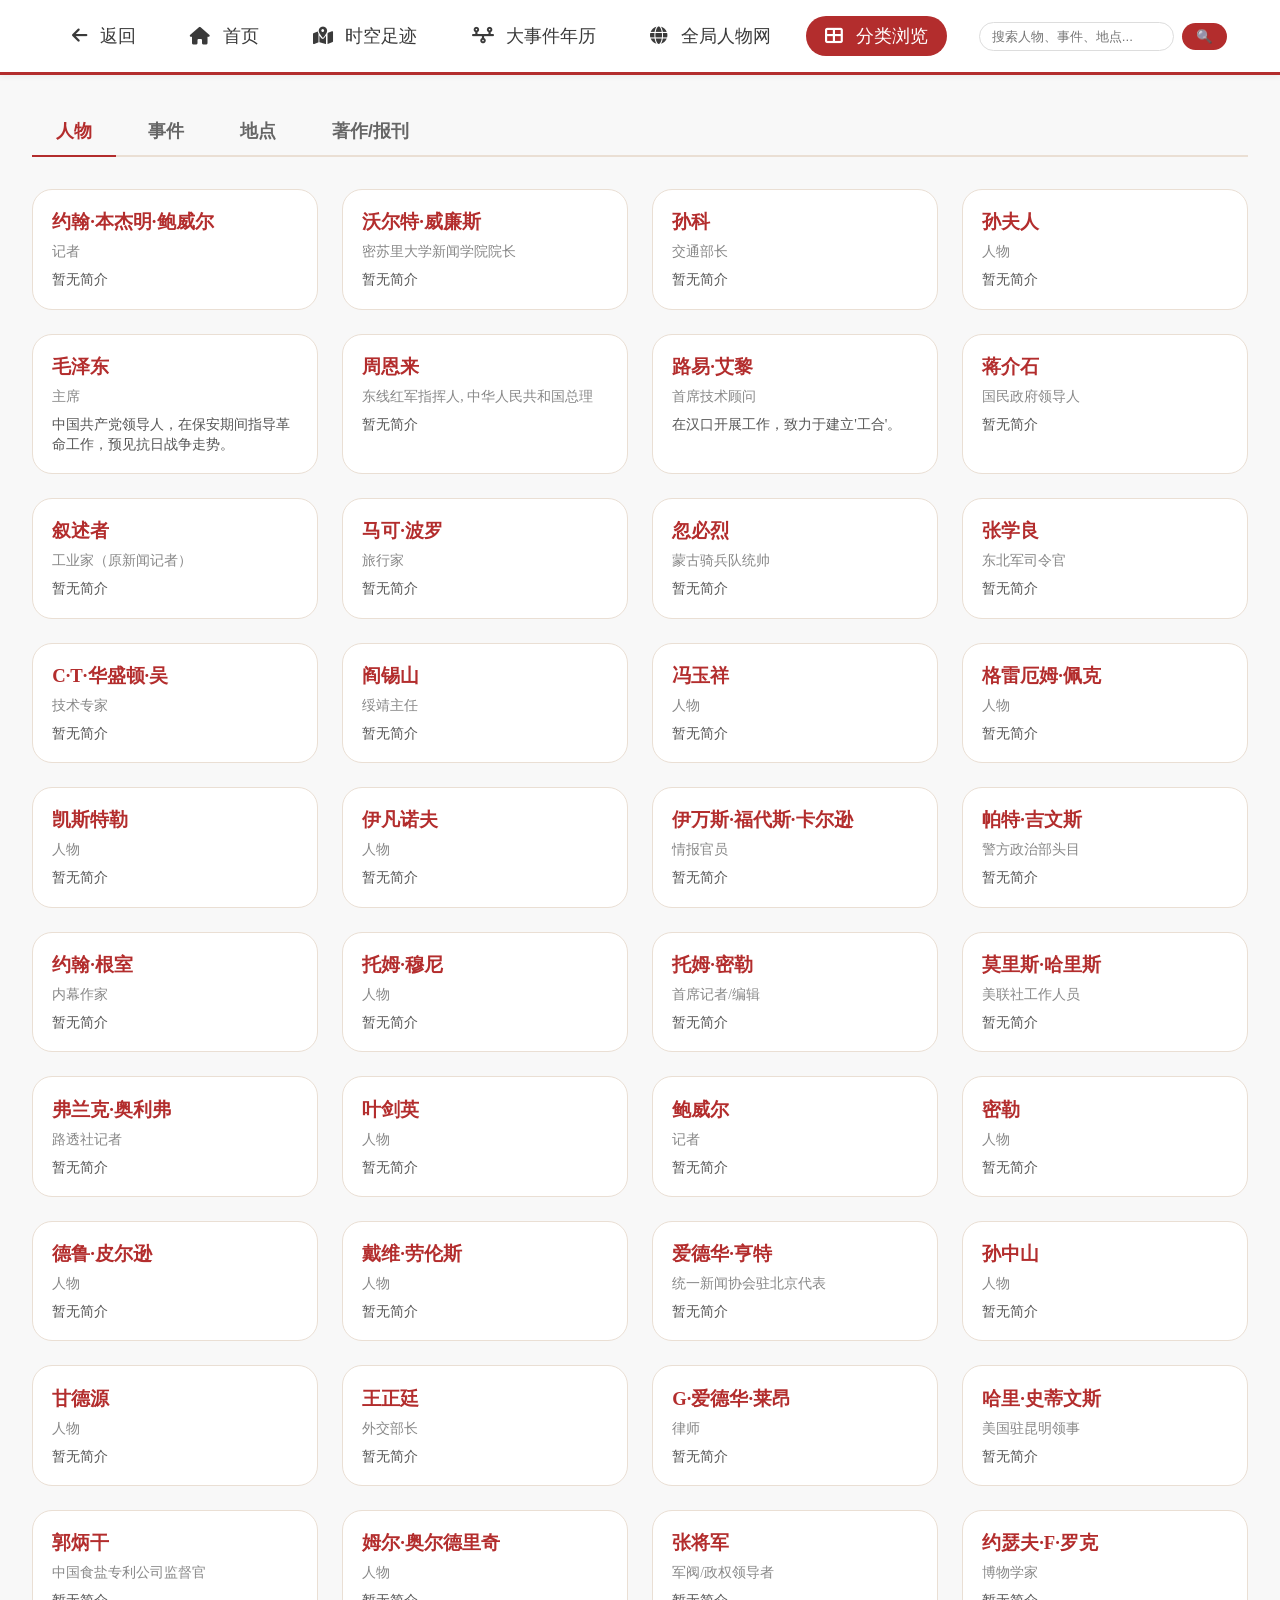
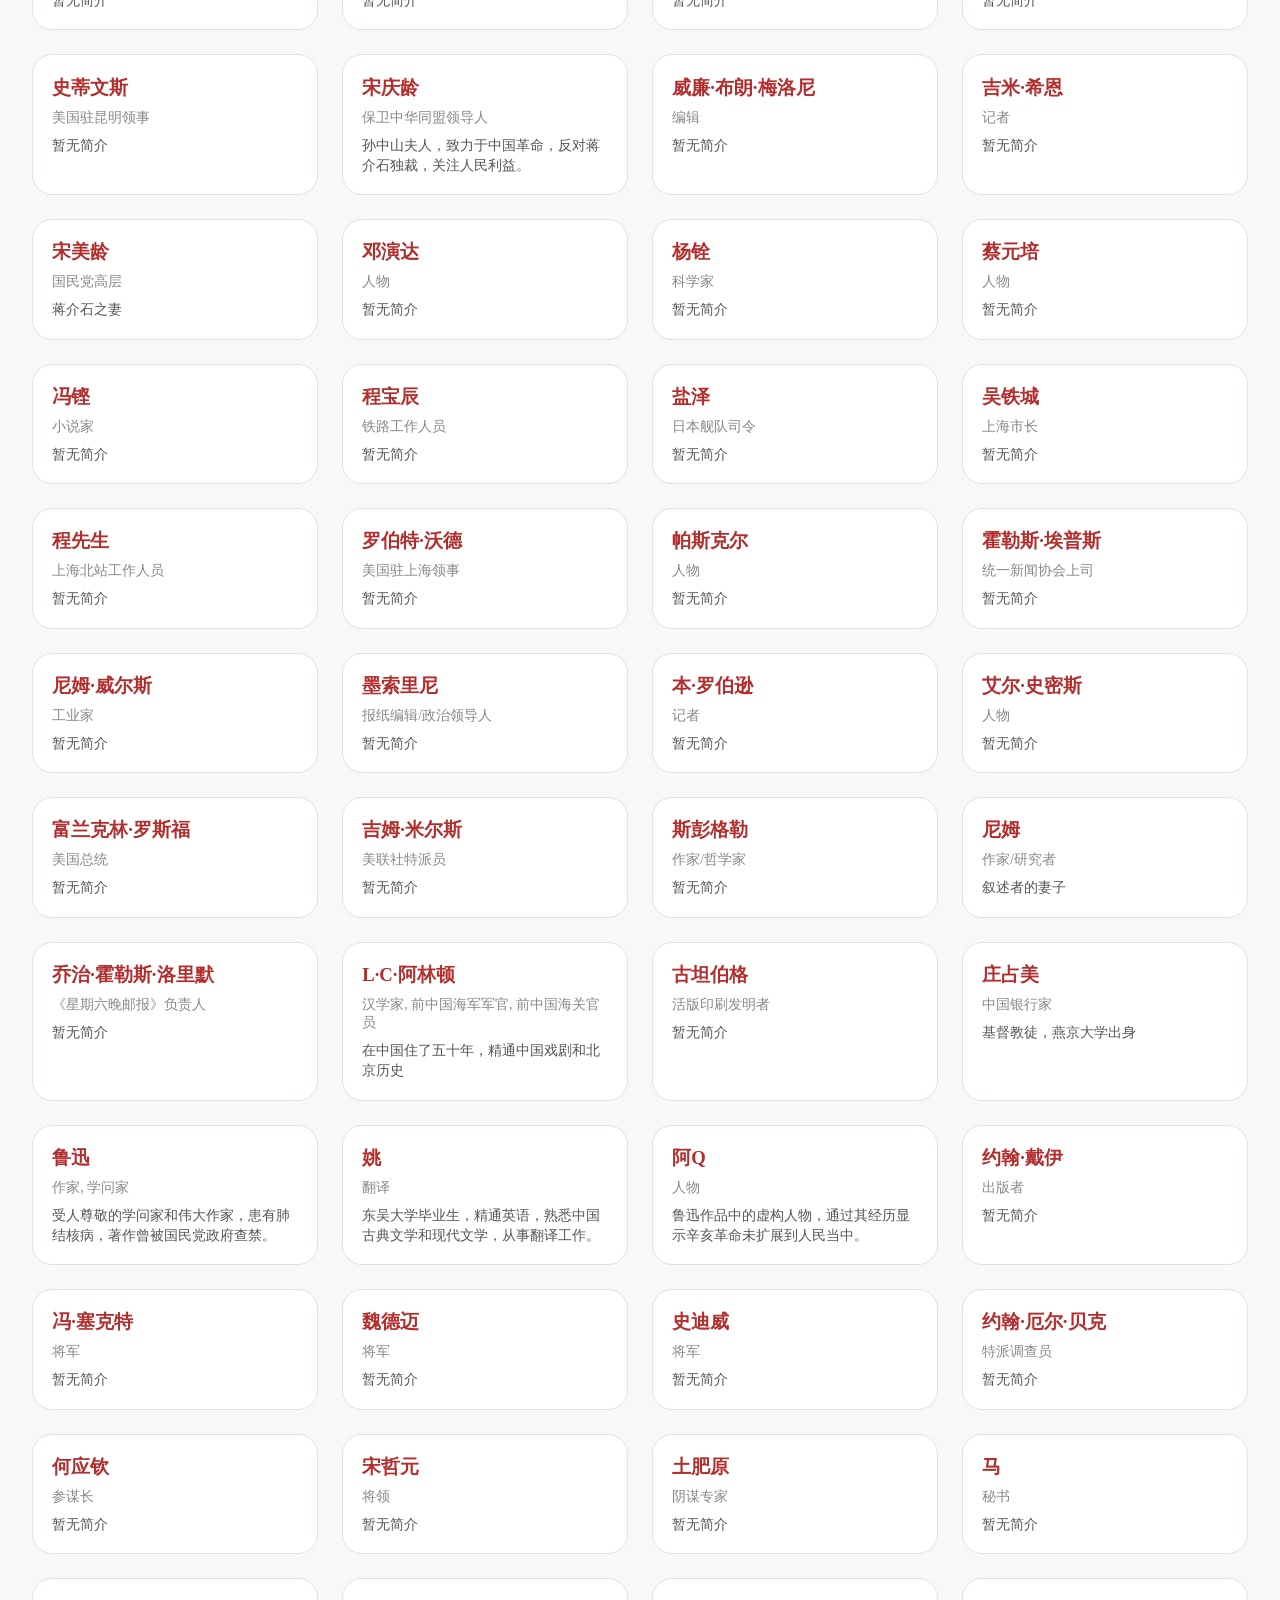
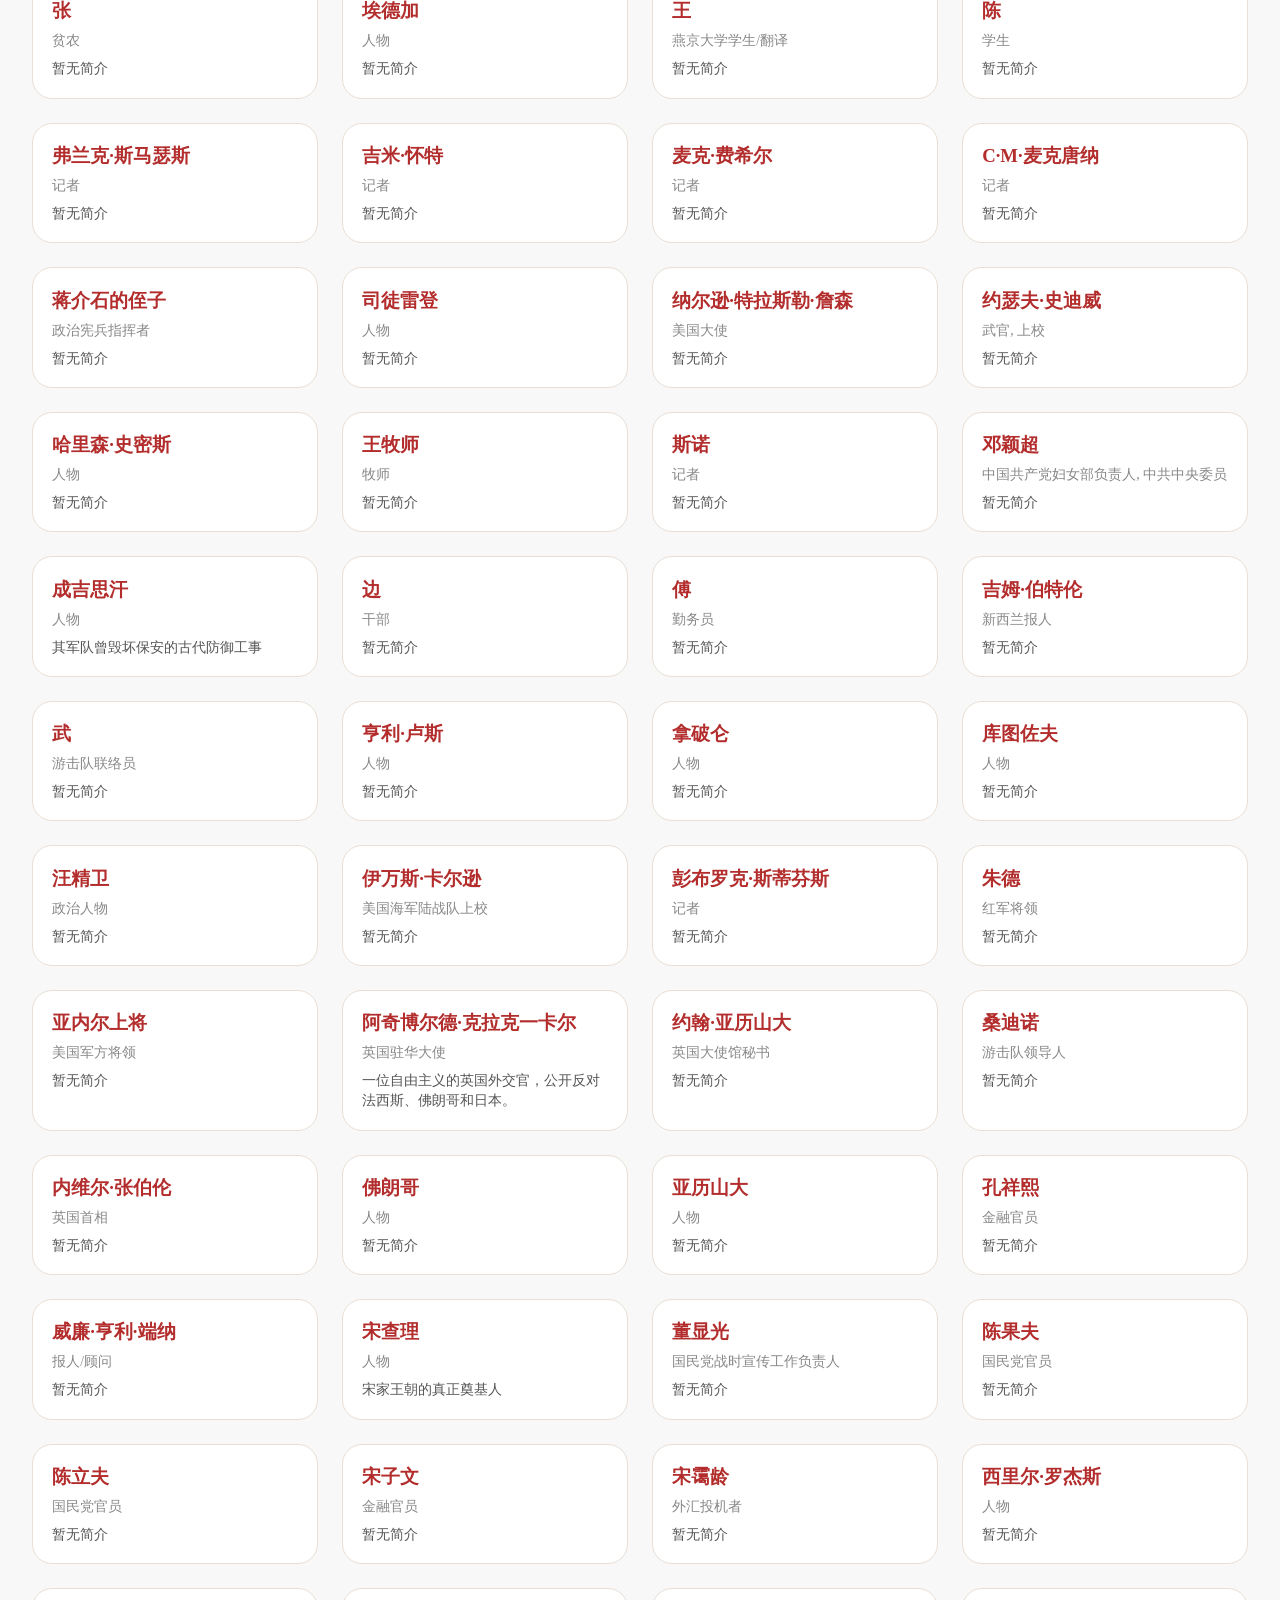
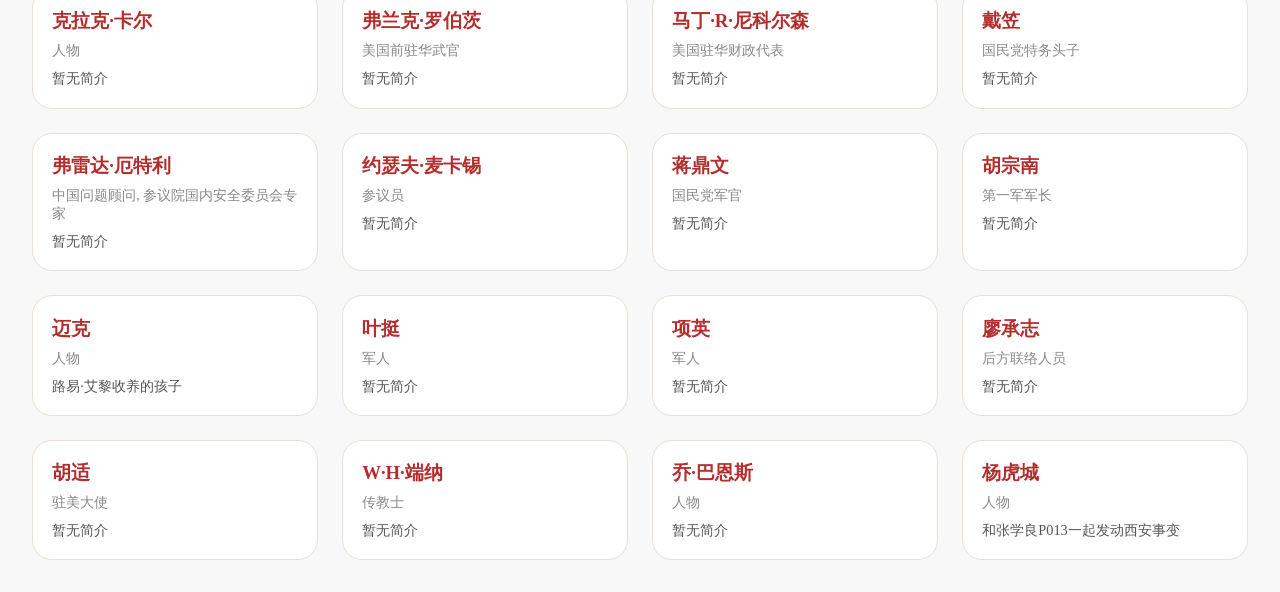
<file: browse.html>
<!DOCTYPE html>
<html lang="zh-CN">
<head>
    <meta charset="UTF-8">
    <meta name="viewport" content="width=device-width, initial-scale=1.0">
    <title>分类浏览 · 斯诺知识库</title>
    <link rel="stylesheet" href="https://cdnjs.cloudflare.com/ajax/libs/font-awesome/6.0.0-beta3/css/all.min.css">
    <link rel="stylesheet" href="css/style.css">
    <style>
        .browse-container {
            max-width: 1400px;
            margin: 2rem auto;
            padding: 0 2rem;
        }
        .browse-tabs {
            display: flex;
            gap: 0.5rem;
            border-bottom: 2px solid #eadfd4;
            margin-bottom: 2rem;
            flex-wrap: wrap;
        }
        .tab-btn {
            background: none;
            border: none;
            padding: 0.75rem 1.5rem;
            font-size: 1.1rem;
            font-weight: 600;
            color: #666;
            cursor: pointer;
            transition: 0.2s;
            border-bottom: 2px solid transparent;
            margin-bottom: -2px;
        }
        .tab-btn.active {
            color: #b32d2d;
            border-bottom-color: #b32d2d;
        }
        .browse-grid {
            display: grid;
            grid-template-columns: repeat(auto-fill, minmax(280px, 1fr));
            gap: 1.5rem;
        }
        .browse-card {
            background: #fff;
            border-radius: 20px;
            border: 1px solid #eadfd4;
            padding: 1.2rem;
            transition: transform 0.2s, box-shadow 0.2s;
            cursor: pointer;
        }
        .browse-card:hover {
            transform: translateY(-4px);
            box-shadow: 0 12px 24px rgba(0,0,0,0.08);
            border-color: #b32d2d;
        }
        .browse-card h3 {
            color: #b32d2d;
            margin-bottom: 0.5rem;
        }
        .browse-card .type {
            color: #888;
            font-size: 0.85rem;
            margin-bottom: 0.5rem;
        }
        .browse-card p {
            color: #555;
            font-size: 0.9rem;
            line-height: 1.4;
        }
    </style>
</head>
<body>
    <div class="navbar">
        <div style="display: flex; align-items: center; gap: 1rem; flex-wrap: wrap;">
            <button id="backBtn" class="nav-btn" style="background: none; border: none; cursor: pointer;">
                <i class="fas fa-arrow-left"></i> 返回
            </button>
            <a href="index.html" class="nav-btn"><i class="fas fa-home"></i> 首页</a>
            <a href="map.html" class="nav-btn"><i class="fas fa-map-marked-alt"></i> 时空足迹</a>
            <a href="timeline.html" class="nav-btn"><i class="fas fa-timeline"></i> 大事件年历</a>
            <a href="global-network.html" class="nav-btn"><i class="fas fa-globe"></i> 全局人物网</a>
            <a href="browse.html" class="nav-btn active"><i class="fas fa-th-large"></i> 分类浏览</a>
        </div>
        <div style="display: flex; align-items: center; gap: 0.5rem; flex-wrap: wrap;">
            <input type="text" id="globalSearchInput" placeholder="搜索人物、事件、地点..." style="padding: 6px 12px; border-radius: 40px; border: 1px solid #ddd; min-width: 160px;">
            <button id="globalSearchBtn" style="background: #b32d2d; border: none; color: white; padding: 6px 14px; border-radius: 40px; cursor: pointer;">🔍</button>
        </div>
    </div>
    <script>
        document.getElementById('backBtn')?.addEventListener('click', () => { window.history.back(); });
        const searchInput = document.getElementById('globalSearchInput');
        const searchBtn = document.getElementById('globalSearchBtn');
        if (searchBtn && searchInput) {
            searchBtn.onclick = () => {
                const q = searchInput.value.trim();
                if (q) location.href = `search.html?q=${encodeURIComponent(q)}`;
            };
            searchInput.onkeypress = (e) => { if (e.key === 'Enter') searchBtn.click(); };
        }
    </script>
    <div class="browse-container">
        <div class="browse-tabs">
            <button class="tab-btn active" data-category="persons">人物</button>
            <button class="tab-btn" data-category="events">事件</button>
            <button class="tab-btn" data-category="locations">地点</button>
            <button class="tab-btn" data-category="works">著作/报刊</button>
        </div>
        <div id="browseGrid" class="browse-grid">加载中...</div>
    </div>

    <script src="js/data.js"></script>
    <script src="js/browse.js"></script>
    <script src="js/config.js"></script>
</body>
</html>
</file>
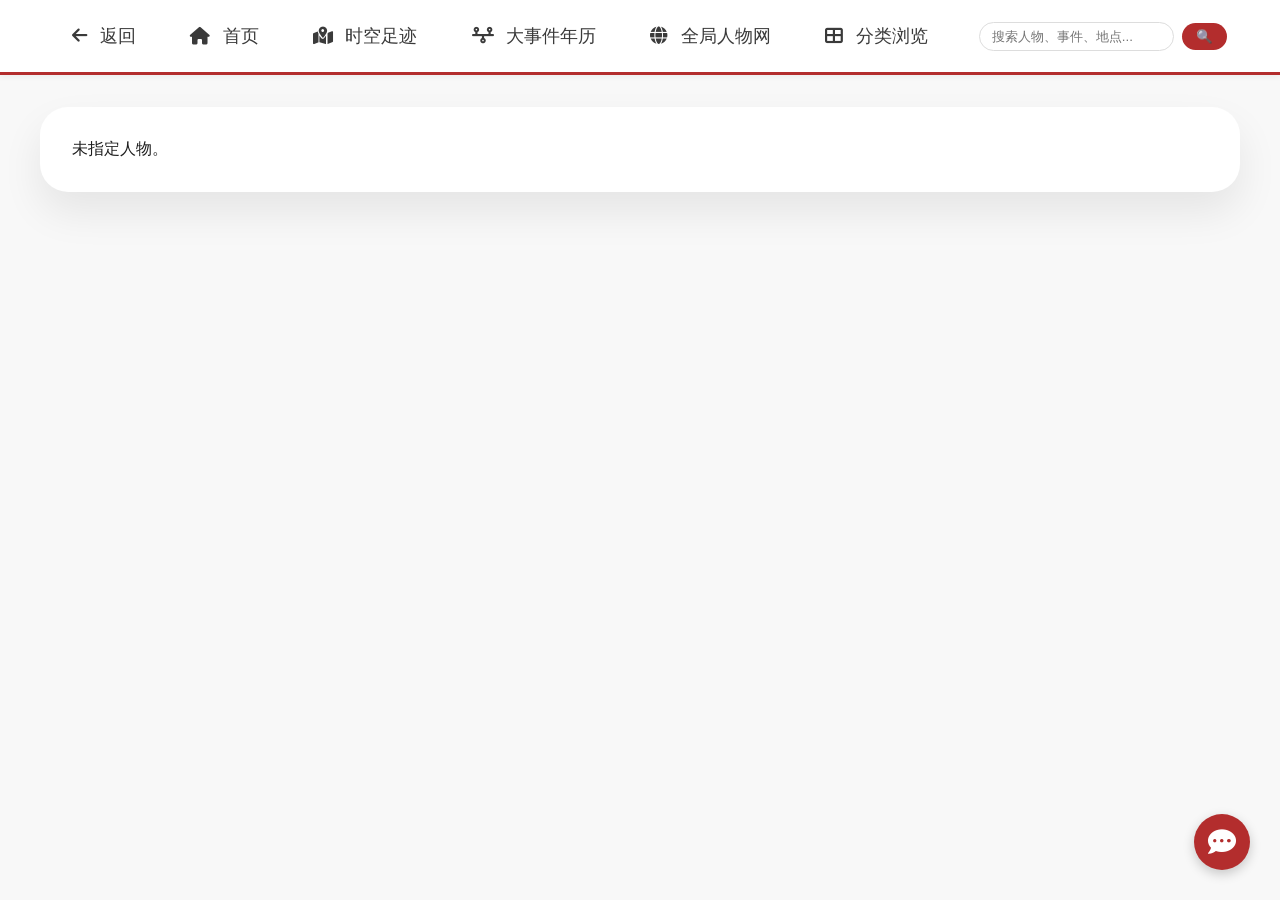
<file: person.html>
<!DOCTYPE html>
<html lang="zh-CN">
<head>
    <meta charset="UTF-8">
    <title>人物详情 · 斯诺知识库</title>
    <link rel="stylesheet" href="https://cdnjs.cloudflare.com/ajax/libs/font-awesome/6.0.0-beta3/css/all.min.css">
    <link rel="stylesheet" href="css/style.css">
    <style>
        /* 人物详情页专用样式 */
        .person-detail {
            max-width: 1200px;
            margin: 2rem auto;
            background: #fff;
            border-radius: 28px;
            padding: 2rem;
            box-shadow: 0 20px 40px rgba(0,0,0,0.08);
        }
        .person-header {
            display: flex;
            gap: 2rem;
            border-bottom: 2px solid #b32d2d;
            padding-bottom: 1.5rem;
            margin-bottom: 2rem;
            flex-wrap: wrap;
        }
        .person-avatar {
            width: 140px;
            height: 140px;
            background: linear-gradient(145deg, #f0f0f0, #e0e0e0);
            border-radius: 50%;
            display: flex;
            align-items: center;
            justify-content: center;
            font-size: 3.5rem;
            font-weight: bold;
            color: #b32d2d;
            border: 4px solid #b32d2d;
            box-shadow: 0 10px 20px rgba(0,0,0,0.1);
        }
        .person-info {
            flex: 1;
        }
        .person-info h1 {
            font-size: 2.5rem;
            margin: 0 0 0.5rem;
            color: #1e1e1e;
        }
        .person-meta {
            color: #666;
            margin-bottom: 1rem;
            font-size: 0.95rem;
            display: flex;
            flex-wrap: wrap;
            gap: 1rem;
        }
        .person-meta span {
            background: #f5f5f5;
            padding: 0.2rem 0.8rem;
            border-radius: 20px;
        }
        .person-bio {
            font-size: 1rem;
            line-height: 1.6;
            color: #444;
        }
        .section {
            margin: 2rem 0;
        }
        .section h3 {
            border-left: 5px solid #b32d2d;
            padding-left: 1rem;
            margin-bottom: 1rem;
            font-size: 1.4rem;
        }
        .relation-grid, .event-grid {
            display: grid;
            grid-template-columns: repeat(auto-fill, minmax(260px, 1fr));
            gap: 1rem;
        }
        .relation-card, .event-card {
            background: #fafafa;
            border-radius: 16px;
            padding: 0.8rem 1rem;
            border: 1px solid #eee;
            transition: transform 0.2s;
        }
        .relation-card:hover, .event-card:hover {
            transform: translateY(-3px);
            box-shadow: 0 8px 16px rgba(0,0,0,0.05);
        }
        .relation-card a, .event-card a {
            text-decoration: none;
            color: #b32d2d;
            font-weight: 600;
            display: block;
            margin-bottom: 0.3rem;
        }
        .relation-type {
            font-size: 0.8rem;
            color: #888;
        }
        .event-date {
            font-size: 0.75rem;
            color: #999;
        }
        .original-text {
            background: #fffaf0;
            border-left: 4px solid #b32d2d;
            padding: 1.2rem;
            border-radius: 16px;
            font-size: 0.9rem;
            line-height: 1.65;
            color: #444;
            max-height: 300px;
            overflow-y: auto;
        }
        .back-link {
            display: inline-block;
            margin-bottom: 1rem;
            color: #b32d2d;
            background: none;
            border: none;
            cursor: pointer;
            font-size: 1rem;
        }
        @media (max-width: 768px) {
            .person-detail { padding: 1.2rem; }
            .person-header { flex-direction: column; align-items: center; text-align: center; }
            .person-avatar { width: 100px; height: 100px; font-size: 2.5rem; }
        }
    </style>
</head>
<body>
    <div class="navbar">
        <div style="display: flex; align-items: center; gap: 1rem; flex-wrap: wrap;">
            <button id="backBtn" class="nav-btn" style="background: none; border: none; cursor: pointer;">
                <i class="fas fa-arrow-left"></i> 返回
            </button>
            <a href="index.html" class="nav-btn"><i class="fas fa-home"></i> 首页</a>
            <a href="map.html" class="nav-btn"><i class="fas fa-map-marked-alt"></i> 时空足迹</a>
            <a href="timeline.html" class="nav-btn"><i class="fas fa-timeline"></i> 大事件年历</a>
            <a href="global-network.html" class="nav-btn"><i class="fas fa-globe"></i> 全局人物网</a>
            <a href="browse.html" class="nav-btn"><i class="fas fa-th-large"></i> 分类浏览</a>
        </div>
        <div style="display: flex; align-items: center; gap: 0.5rem; flex-wrap: wrap;">
            <input type="text" id="globalSearchInput" placeholder="搜索人物、事件、地点..." style="padding: 6px 12px; border-radius: 40px; border: 1px solid #ddd; min-width: 160px;">
            <button id="globalSearchBtn" style="background: #b32d2d; border: none; color: white; padding: 6px 14px; border-radius: 40px; cursor: pointer;">🔍</button>
        </div>
    </div>
    <script>
        document.getElementById('backBtn')?.addEventListener('click', () => { window.history.back(); });
        const searchInput = document.getElementById('globalSearchInput');
        const searchBtn = document.getElementById('globalSearchBtn');
        if (searchBtn && searchInput) {
            searchBtn.onclick = () => {
                const q = searchInput.value.trim();
                if (q) location.href = `search.html?q=${encodeURIComponent(q)}`;
            };
            searchInput.onkeypress = (e) => { if (e.key === 'Enter') searchBtn.click(); };
        }
    </script>
    <div class="page-container">
        <div class="person-detail" id="personDetail">
            <!-- 动态加载内容 -->
            <p>加载中...</p>
        </div>
    </div>
    <script src="js/data.js"></script>
    <script src="js/person-detail.js"></script>
    <script src="js/config.js"></script>
    <script src="js/ai-chat.js"></script>
</body>
</html>
</file>
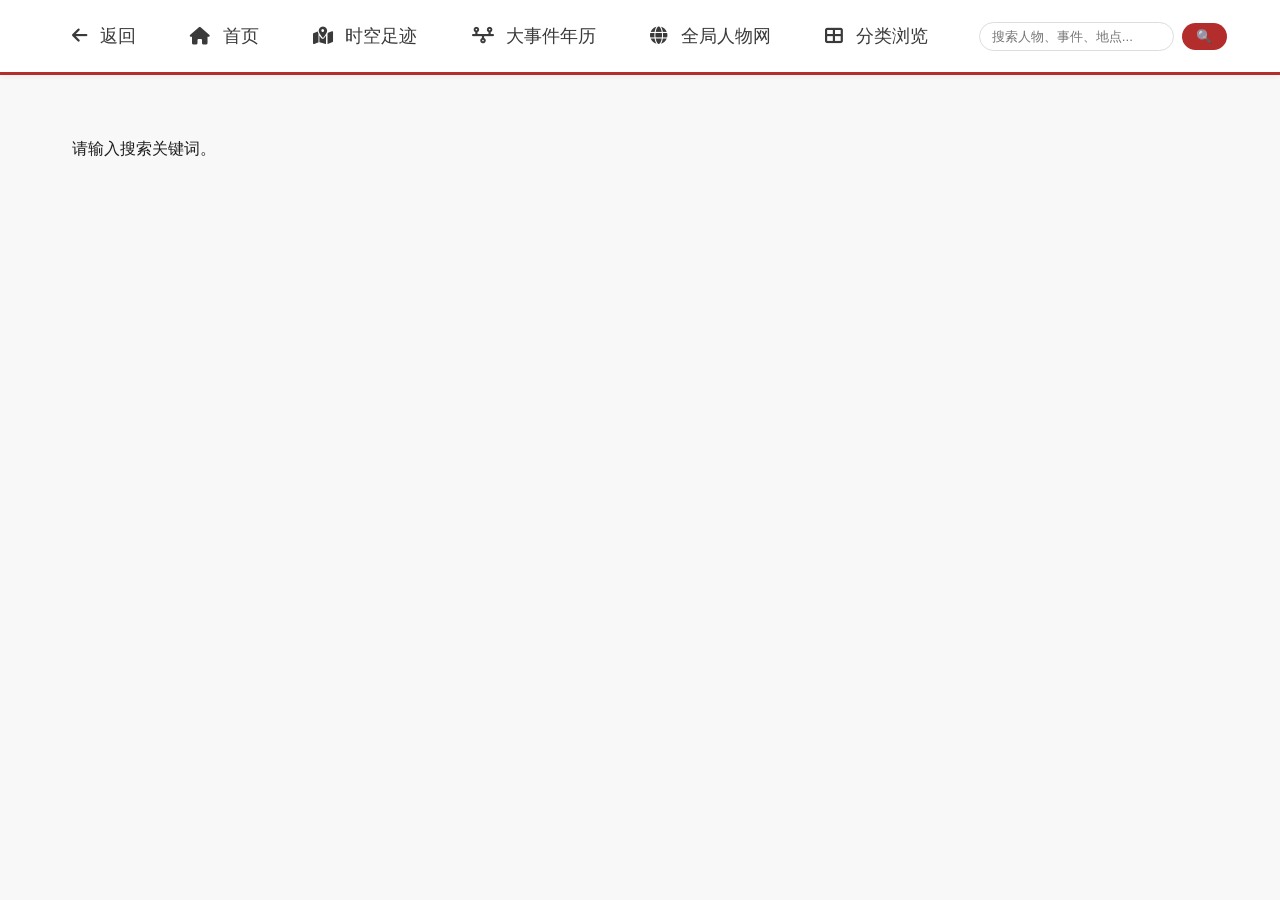
<file: search.html>
<!DOCTYPE html>
<html>
<head>
    <title>搜索结果 · 斯诺知识库</title>
    <link rel="stylesheet" href="css/style.css">
    <link rel="stylesheet" href="https://cdnjs.cloudflare.com/ajax/libs/font-awesome/6.0.0-beta3/css/all.min.css">
    <style>
        .search-results { max-width: 1200px; margin: 2rem auto; padding: 2rem; }
        .result-card { border: 1px solid #eadfd4; border-radius: 16px; padding: 1rem; margin-bottom: 1rem; background: #fff; }
        .result-card h3 { margin: 0 0 0.5rem; color: #b32d2d; }
        .result-card .type { font-size: 0.8rem; color: #888; margin-bottom: 0.5rem; }
        .result-card .highlight { background: #ffe7c0; padding: 0 0.2rem; }
        .location-link { display: inline-block; margin-top: 0.3rem; color: #b32d2d; font-weight: 600; }
    </style>
</head>
<body>
    <div class="navbar">
        <div style="display: flex; align-items: center; gap: 1rem; flex-wrap: wrap;">
            <button id="backBtn" class="nav-btn" style="background: none; border: none; cursor: pointer;">
                <i class="fas fa-arrow-left"></i> 返回
            </button>
            <a href="index.html" class="nav-btn"><i class="fas fa-home"></i> 首页</a>
            <a href="map.html" class="nav-btn"><i class="fas fa-map-marked-alt"></i> 时空足迹</a>
            <a href="timeline.html" class="nav-btn"><i class="fas fa-timeline"></i> 大事件年历</a>
            <a href="global-network.html" class="nav-btn"><i class="fas fa-globe"></i> 全局人物网</a>
            <a href="browse.html" class="nav-btn"><i class="fas fa-th-large"></i> 分类浏览</a>
        </div>
        <div style="display: flex; align-items: center; gap: 0.5rem; flex-wrap: wrap;">
            <input type="text" id="globalSearchInput" placeholder="搜索人物、事件、地点..." style="padding: 6px 12px; border-radius: 40px; border: 1px solid #ddd; min-width: 160px;">
            <button id="globalSearchBtn" style="background: #b32d2d; border: none; color: white; padding: 6px 14px; border-radius: 40px; cursor: pointer;">🔍</button>
        </div>
    </div>
    <script>
        document.getElementById('backBtn')?.addEventListener('click', () => { window.history.back(); });
        const searchInput = document.getElementById('globalSearchInput');
        const searchBtn = document.getElementById('globalSearchBtn');
        if (searchBtn && searchInput) {
            searchBtn.onclick = () => {
                const q = searchInput.value.trim();
                if (q) location.href = `search.html?q=${encodeURIComponent(q)}`;
            };
            searchInput.onkeypress = (e) => { if (e.key === 'Enter') searchBtn.click(); };
        }
    </script>
    <div class="search-results" id="searchResults">加载中...</div>
    <script src="js/data.js"></script>
    <script src="js/search.js"></script>
</body>
</html>
</file>
<file: css/style.css>
* {
    margin: 0;
    padding: 0;
    box-sizing: border-box;
}
body {
    font-family: 'Georgia', 'Times New Roman', 'Segoe UI', serif;
    background: #f8f8f8;   /* 浅灰基底，白色新闻风格 */
    color: #1e1e1e;
}
.navbar {
    background: #ffffff;
    padding: 1rem 2rem;
    display: flex;
    gap: 2rem;
    flex-wrap: wrap;
    justify-content: center;
    border-bottom: 3px solid #b32d2d;
    box-shadow: 0 2px 6px rgba(0,0,0,0.05);
}
.nav-btn {
    background: none;
    border: none;
    color: #3a3a3a;
    font-size: 1.1rem;
    font-weight: 500;
    padding: 0.5rem 1.2rem;
    cursor: pointer;
    text-decoration: none;
    border-radius: 40px;
    transition: 0.2s;
    font-family: inherit;
}
.nav-btn i {
    margin-right: 8px;
}
.nav-btn.active, .nav-btn:hover {
    background: #b32d2d;
    color: #ffffff;
}
.page-container {
    max-width: 1400px;
    margin: 2rem auto;
    padding: 0 2rem;
}
/* 首页英雄区 */
.hero {
    background: #ffffff;
    border: 1px solid #e0e0e0;
    border-radius: 24px;
    margin-bottom: 2rem;
    padding-bottom: 2rem;
    box-shadow: 0 4px 12px rgba(0,0,0,0.05);
}
.hero-content {
    display: flex;
    align-items: center;
    gap: 2rem;
    padding: 2rem;
    flex-wrap: wrap;
}
.portrait {
    flex: 0 0 180px;
}
.portrait img {
    width: 100%;
    border-radius: 50%;
    border: 3px solid #b32d2d;
    box-shadow: 0 4px 10px rgba(0,0,0,0.1);
    background: #fff;
}
.hero-text {
    flex: 1;
}
.hero-text h1 {
    font-size: 2.5rem;
    letter-spacing: 2px;
    color: #1e1e1e;
    margin-bottom: 0.5rem;
}
.hero-text p {
    font-size: 1.2rem;
    color: #555;
    font-style: italic;
    margin-bottom: 0.5rem;
}
.quote {
    font-size: 1rem;
    color: #b32d2d;
    border-left: 3px solid #b32d2d;
    padding-left: 1rem;
    margin-top: 0.5rem;
}
/* 数据库说明卡片 */
.db-info {
    background: #fefefe;
    border-left: 5px solid #b32d2d;
    padding: 1.2rem 1.8rem;
    margin-bottom: 2rem;
    border-radius: 16px;
    box-shadow: 0 2px 6px rgba(0,0,0,0.03);
}
.db-info i {
    color: #b32d2d;
    font-size: 1.3rem;
    margin-right: 10px;
}
.db-info strong {
    color: #b32d2d;
}
.data-source {
    margin-top: 0.8rem;
    font-size: 0.8rem;
    color: #777;
    border-top: 1px dashed #ddd;
    padding-top: 0.6rem;
}
.card-grid {
    display: flex;
    gap: 1.5rem;
    justify-content: center;
    flex-wrap: wrap;
    margin: 2rem 0;
}
.module-card {
    background: #ffffff;
    border-radius: 20px;
    width: 260px;
    padding: 2rem 1rem;
    text-align: center;
    cursor: pointer;
    transition: all 0.25s ease;
    border: 1px solid #e0e0e0;
    box-shadow: 0 2px 8px rgba(0,0,0,0.02);
}
.module-card:hover {
    transform: translateY(-6px);
    box-shadow: 0 12px 24px rgba(0,0,0,0.08);
    border-color: #b32d2d;
}
.module-icon {
    font-size: 2.8rem;
    color: #b32d2d;
    margin-bottom: 1rem;
}
.module-card h3 {
    color: #1e1e1e;
    margin-bottom: 0.5rem;
    font-weight: 600;
}
.module-card p {
    color: #666;
    font-size: 0.9rem;
}
footer {
    text-align: center;
    padding: 2rem;
    color: #888;
    border-top: 1px solid #e0e0e0;
    margin-top: 2rem;
    font-size: 0.8rem;
}
/* 地图页专属 */
.map-container {
    display: flex;
    flex-direction: row;
    flex-wrap: nowrap;
    gap: 1.5rem;
    align-items: stretch;
}
#map {
    flex: 3;
    height: 65vh;
    min-height: 500px;
    border-radius: 16px;
    border: 1px solid #ddd;
    background: #f0f0f0;
    z-index: 1;
    box-shadow: 0 2px 8px rgba(0,0,0,0.05);
}
.event-sidebar {
    flex: 1;
    width: 280px;
    background: #ffffff;
    border-radius: 16px;
    padding: 1rem;
    overflow-y: auto;
    max-height: 65vh;
    border: 1px solid #e0e0e0;
}
.event-sidebar h3 {
    border-left: 5px solid #b32d2d;
    padding-left: 12px;
    margin-bottom: 1rem;
    font-weight: 500;
    color: #1e1e1e;
}
.loc-event-item {
    border-bottom: 1px solid #eee;
    padding: 12px 0;
    cursor: pointer;
    transition: background 0.1s;
}
.loc-event-item:hover {
    background: #f5f5f5;
}
.loc-event-name {
    font-weight: bold;
    color: #b32d2d;
}
.loc-event-desc {
    font-size: 0.85rem;
    color: #555;
}
.map-legend {
    margin-top: 1rem;
    display: flex;
    gap: 1.5rem;
    justify-content: center;
    background: #ffffff;
    padding: 0.5rem 1rem;
    border-radius: 40px;
    width: fit-content;
    font-size: 0.8rem;
    border: 1px solid #e0e0e0;
}
.legend-dot {
    display: inline-block;
    width: 12px;
    height: 12px;
    border-radius: 50%;
    margin-right: 6px;
}
.legend-dot.red { background-color: #b32d2d; }
.legend-dot.blue { background-color: #5a7d9a; }
.legend-dot.green { background-color: #6b8c6b; }
/* 时间轴样式 */
.timeline-controls {
    margin-bottom: 2rem;
    display: flex;
    gap: 1rem;
    flex-wrap: wrap;
    align-items: center;
}
.filter-btn {
    background: #f0f0f0;
    border: 1px solid #ddd;
    padding: 6px 16px;
    border-radius: 40px;
    cursor: pointer;
    font-family: inherit;
    transition: 0.2s;
}
.filter-btn.active-filter {
    background: #b32d2d;
    color: white;
    border-color: #b32d2d;
}
.timeline {
    position: relative;
    max-width: 1000px;
    margin: 0 auto;
    padding-left: 2rem;
}
.timeline::before {
    content: '';
    position: absolute;
    left: 20px;
    top: 0;
    bottom: 0;
    width: 2px;
    background: #ccc;
}
.timeline-item {
    position: relative;
    margin-bottom: 2rem;
    background: #ffffff;
    border-radius: 20px;
    padding: 1rem 1.5rem;
    border-left: 6px solid #b32d2d;
    transition: 0.2s;
    box-shadow: 0 2px 8px rgba(0,0,0,0.03);
}
.timeline-item:hover {
    transform: translateX(6px);
    background: #fefefe;
    box-shadow: 0 4px 12px rgba(0,0,0,0.05);
}
.timeline-date {
    font-weight: bold;
    color: #b32d2d;
    font-size: 1rem;
}
.importance {
    display: inline-block;
    background: #b32d2d;
    padding: 2px 10px;
    border-radius: 30px;
    font-size: 0.7rem;
    margin-left: 12px;
    color: white;
}
.timeline-btn {
    margin-top: 8px;
    background: #b32d2d;
    border: none;
    padding: 4px 12px;
    border-radius: 30px;
    cursor: pointer;
    font-weight: bold;
    color: white;
    font-family: inherit;
}
/* 关系网容器 */
.network-box {
    background: #ffffff;
    border-radius: 20px;
    padding: 1rem;
    border: 1px solid #e0e0e0;
}
#relationChart {
    width: 100%;
    height: 70vh;
}
.legend {
    display: flex;
    gap: 1.5rem;
    justify-content: center;
    margin-top: 1rem;
    flex-wrap: wrap;
}
.legend span {
    display: inline-block;
    width: 14px;
    height: 14px;
    border-radius: 50%;
    margin-right: 6px;
}
h2 {
    border-left: 5px solid #b32d2d;
    padding-left: 1rem;
    margin: 1rem 0;
    font-weight: 500;
}
.hero-meta {
    position: relative;   /* 改为相对定位 */
    left: auto;
    bottom: auto;
    margin: 1.5rem auto 0;
    width: auto;
    justify-content: center;
}
@media (max-width: 900px) {
    .map-container {
        flex-wrap: wrap;
    }
    #map {
        height: 50vh;
        min-height: 300px;
    }
    .event-sidebar {
        width: 100%;
        max-height: 40vh;
    }
    .hero-content {
        flex-direction: column;
        text-align: center;
    }
    .portrait {
        flex: 0 0 140px;
    }
    .hero-actions {
        margin-bottom: 1.5rem;   /* 增加按钮组下方间距 */
    }
    .hero-meta {
        position: absolute;
        left: clamp(2rem, 6vw, 5.5rem);
        bottom: clamp(1.2rem, 4vw, 3rem);
        display: grid;
        grid-template-columns: repeat(4, minmax(86px, 1fr));
        gap: 0.75rem;
        width: min(650px, calc(100% - 2.4rem));
        z-index: 10;
    }
    .hero-stat {
        padding: 0.6rem;
    }
}

/* ========== AI 悬浮球与对话框 ========== */
#ai-chat-container {
    position: fixed;
    bottom: 30px;
    right: 30px;
    z-index: 9999;
    font-family: 'Segoe UI', 'Georgia', sans-serif;
}
.ai-chat-ball {
    width: 56px;
    height: 56px;
    background-color: #b32d2d;
    border-radius: 50%;
    display: flex;
    align-items: center;
    justify-content: center;
    cursor: pointer;
    box-shadow: 0 4px 12px rgba(0,0,0,0.2);
    transition: transform 0.2s, opacity 0.2s;
}
.ai-chat-ball i {
    font-size: 28px;
    color: white;
}
.ai-chat-ball:hover {
    transform: scale(1.05);
}
.ai-chat-window {
    position: absolute;
    bottom: 70px;
    right: 0;
    width: 320px;
    height: 450px;
    background: #ffffff;
    border-radius: 16px;
    box-shadow: 0 8px 24px rgba(0,0,0,0.15);
    display: flex;
    flex-direction: column;
    overflow: hidden;
    border: 1px solid #e0e0e0;
}
.ai-chat-header {
    background: #1e1e1e;
    color: #f0f0f0;
    padding: 12px 16px;
    display: flex;
    justify-content: space-between;
    align-items: center;
    font-weight: 500;
}
.ai-chat-header span {
    font-size: 0.95rem;
}
.ai-chat-close {
    background: none;
    border: none;
    color: #ddd;
    font-size: 24px;
    cursor: pointer;
    line-height: 1;
}
.ai-chat-close:hover {
    color: #b32d2d;
}
.ai-chat-messages {
    flex: 1;
    padding: 12px;
    overflow-y: auto;
    background: #f9f9f9;
    display: flex;
    flex-direction: column;
    gap: 8px;
}
.ai-message, .user-message {
    max-width: 85%;
    padding: 8px 12px;
    border-radius: 18px;
    font-size: 0.85rem;
    line-height: 1.4;
}
.ai-message {
    background: #e9e9e9;
    color: #1e1e1e;
    align-self: flex-start;
    border-bottom-left-radius: 4px;
}
.user-message {
    background: #b32d2d;
    color: white;
    align-self: flex-end;
    border-bottom-right-radius: 4px;
}
.ai-message.thinking {
    background: #ddd;
    font-style: italic;
    color: #555;
}
.ai-chat-input-area {
    display: flex;
    padding: 12px;
    border-top: 1px solid #eee;
    background: white;
}
.ai-chat-input-area input {
    flex: 1;
    padding: 8px 12px;
    border: 1px solid #ccc;
    border-radius: 24px;
    outline: none;
    font-size: 0.85rem;
}
.ai-chat-input-area input:focus {
    border-color: #b32d2d;
}
.ai-chat-input-area button {
    background: #b32d2d;
    border: none;
    color: white;
    margin-left: 8px;
    padding: 0 16px;
    border-radius: 24px;
    cursor: pointer;
    font-weight: 500;
}
.ai-chat-input-area button:hover {
    background: #9e2626;
}
/* 轮播容器 */
.hero-carousel {
    position: relative;
    width: 100%;
    min-height: clamp(540px, 72vh, 780px);
    background: linear-gradient(115deg, rgba(19,27,46,0.94) 0%, rgba(38,57,104,0.84) 54%, rgba(92,65,42,0.54) 100%);
    border-radius: 34px;
    overflow: hidden;
    box-shadow: 0 28px 80px rgba(62,34,24,0.18);
    isolation: isolate;
}
.carousel-slides {
    position: relative;
    width: 100%;
    height: 100%;
}
.carousel-slide {
    position: absolute;
    top: 0;
    left: 0;
    width: 100%;
    height: 100%;
    opacity: 0;
    transition: opacity 0.6s ease-in-out;
    visibility: hidden;
}
.carousel-slide.active {
    opacity: 1;
    visibility: visible;
    position: relative;
}
/* 第一页内容布局（复用原有 hero-content） */
.hero-content {
    display: grid;
    grid-template-columns: minmax(0, 1fr) minmax(280px, 430px);
    gap: clamp(2rem, 5vw, 5rem);
    align-items: center;
    padding: clamp(2rem, 6vw, 5.5rem);
    height: 100%;
}
/* 第二页视频布局 */
.video-slide-content {
    display: flex;
    flex-direction: column;
    justify-content: center;
    align-items: center;
    height: 100%;
    padding: 2rem;
    text-align: center;
}
.video-container {
    width: 80%;
    max-width: 800px;
    aspect-ratio: 16 / 9;
    background: #000;
    border-radius: 20px;
    overflow: hidden;
    box-shadow: 0 20px 40px rgba(0,0,0,0.3);
    margin-bottom: 2rem;
}
.video-container iframe {
    width: 100%;
    height: 100%;
    border: none;
}
.video-caption h3 {
    color: #ffe7c0;
    font-size: 1.8rem;
    margin-bottom: 0.5rem;
}
.video-caption p {
    color: rgba(255,255,255,0.85);
    font-size: 1.1rem;
}
/* 轮播控制 */
.carousel-dots {
    position: absolute;
    bottom: 20px;
    left: 0;
    right: 0;
    text-align: center;
    z-index: 5;
}
.dot {
    display: inline-block;
    width: 12px;
    height: 12px;
    border-radius: 50%;
    background: rgba(255,255,255,0.5);
    margin: 0 8px;
    cursor: pointer;
    transition: background 0.3s;
}
.dot.active {
    background: #b32d2d;
}
.carousel-prev, .carousel-next {
    position: absolute;
    top: 50%;
    transform: translateY(-50%);
    background: rgba(0,0,0,0.5);
    color: white;
    border: none;
    font-size: 2rem;
    padding: 0.5rem 1rem;
    cursor: pointer;
    z-index: 5;
    border-radius: 50%;
    line-height: 1;
}
.carousel-prev { left: 20px; }
.carousel-next { right: 20px; }
@media (max-width: 900px) {
    .hero-content { grid-template-columns: 1fr; text-align: center; }
    .video-container { width: 95%; }
    .carousel-prev, .carousel-next { font-size: 1.5rem; padding: 0.2rem 0.8rem; }
}
</file>
